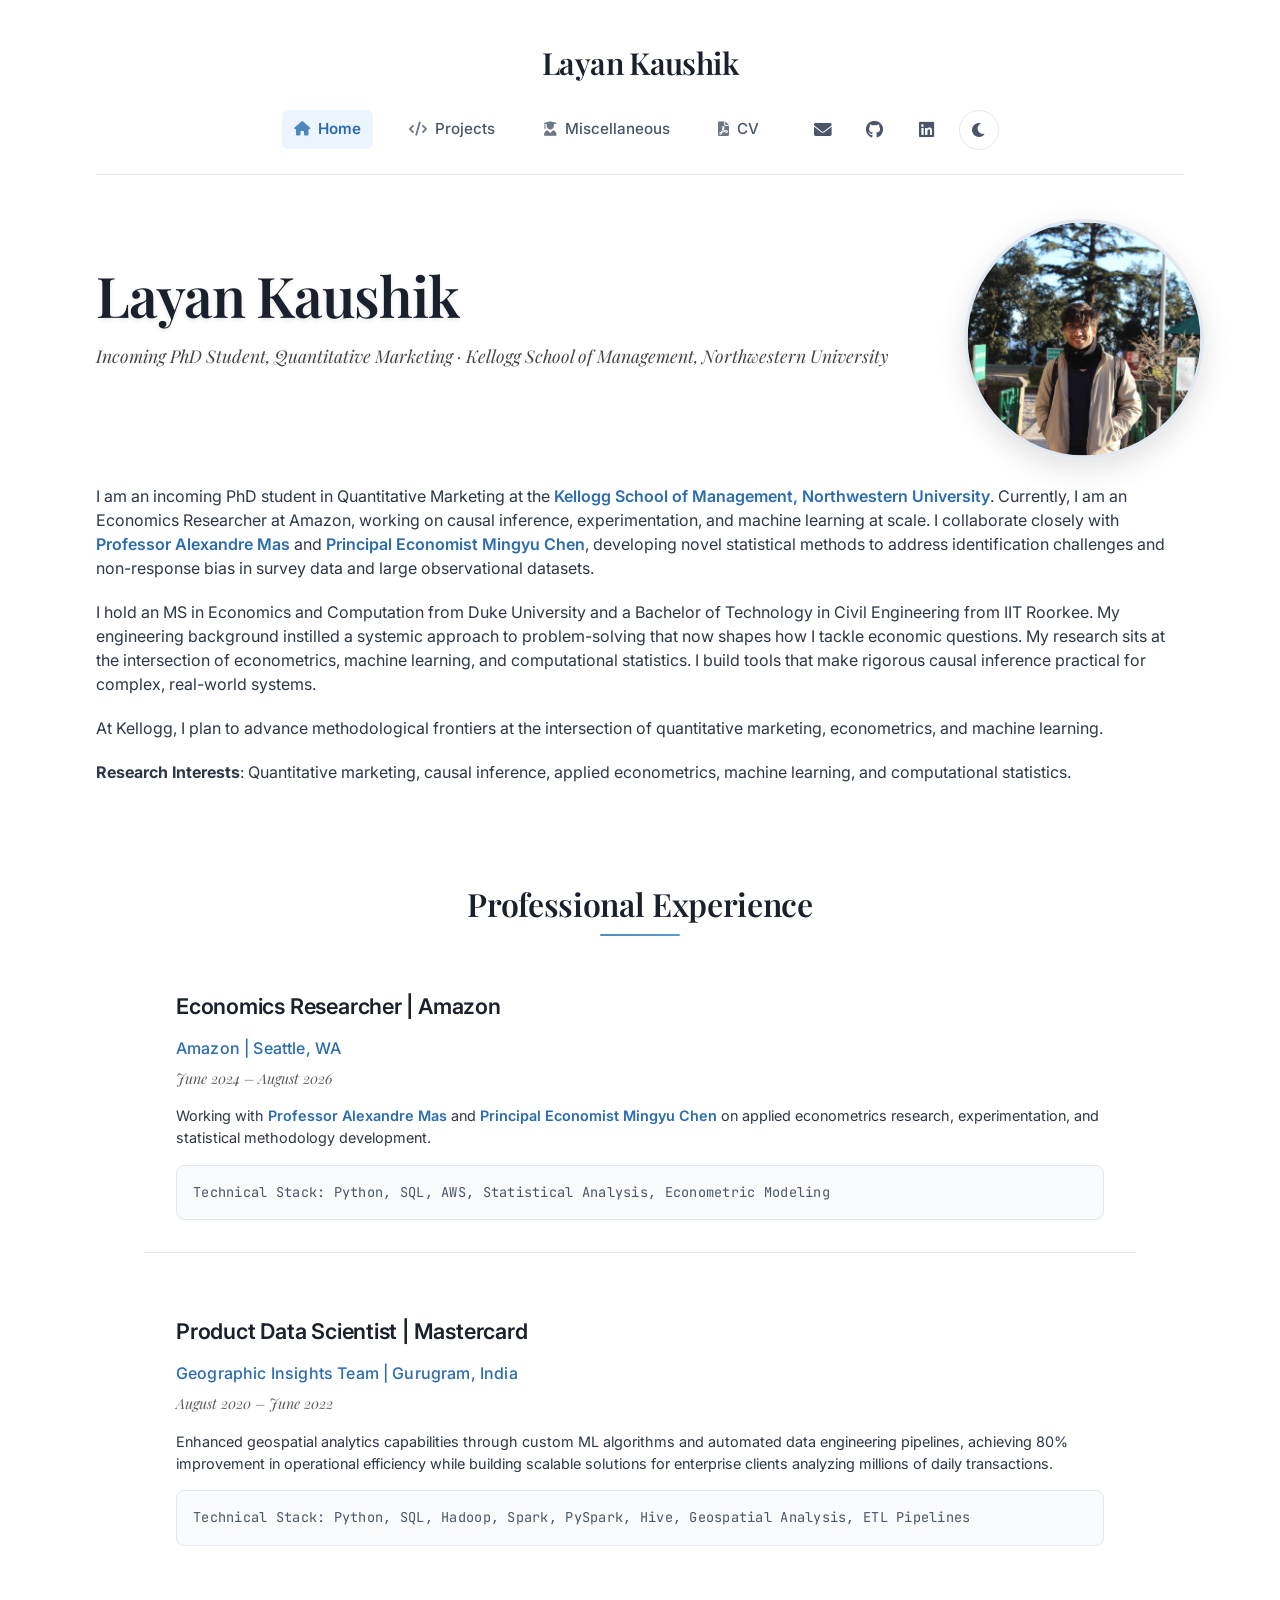
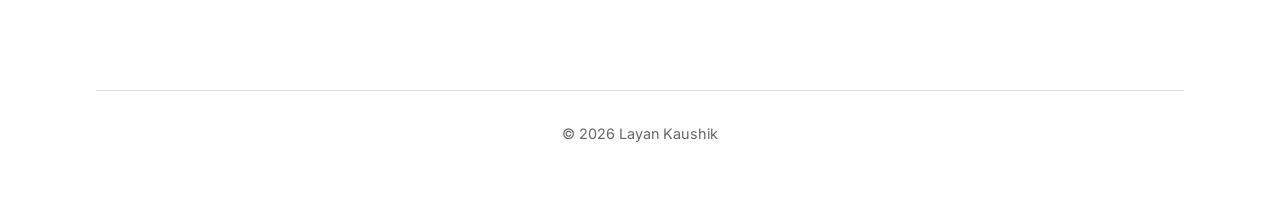
<file: index.html>
<!DOCTYPE html>
<html lang="en">
<head>
  <script>
    (function() {
      var theme = localStorage.getItem('theme');
      if (theme) {
        document.documentElement.setAttribute('data-theme', theme);
      }
    })();
  </script>
  <meta charset="UTF-8">
  <meta name="viewport" content="width=device-width, initial-scale=1.0">
  <meta name="description" content="Layan Kaushik - Incoming PhD Student in Quantitative Marketing at Kellogg School of Management, Northwestern University">
  <title>Layan Kaushik</title>

  <link rel="preconnect" href="https://fonts.googleapis.com">
  <link rel="preconnect" href="https://fonts.gstatic.com" crossorigin>
  <link rel="preconnect" href="https://cdnjs.cloudflare.com">

  <link rel="preload" as="style" href="https://fonts.googleapis.com/css2?family=Inter:wght@300;400;500;600;700;800&family=Playfair+Display:wght@400;500;600;700&family=JetBrains+Mono:wght@300;400;500&display=swap">
  <link rel="stylesheet" href="https://fonts.googleapis.com/css2?family=Inter:wght@300;400;500;600;700;800&family=Playfair+Display:wght@400;500;600;700&family=JetBrains+Mono:wght@300;400;500&display=swap" media="print" onload="this.media='all'">
  <noscript><link rel="stylesheet" href="https://fonts.googleapis.com/css2?family=Inter:wght@300;400;500;600;700;800&family=Playfair+Display:wght@400;500;600;700&family=JetBrains+Mono:wght@300;400;500&display=swap"></noscript>

  <link rel="stylesheet" href="https://cdnjs.cloudflare.com/ajax/libs/font-awesome/6.0.0-beta3/css/all.min.css">
  <link rel="stylesheet" href="css/styles.css">
</head>
<body>
  <header class="main-header">
    <nav class="main-nav">
      <div class="nav-brand">
        <a href="index.html" class="brand-link">
          <h2 class="brand-name">Layan Kaushik</h2>
        </a>
      </div>
      <div class="nav-links">
        <ul class="nav-menu">
          <li><a href="index.html" class="active"><i class="fas fa-home"></i> Home</a></li>
          <li><a href="projects.html"><i class="fas fa-code"></i> Projects</a></li>
          <li><a href="miscellaneous.html"><i class="fas fa-user-graduate"></i> Miscellaneous</a></li>
          <li><a href="documents/CV.pdf" target="_blank"><i class="fas fa-file-pdf"></i> CV</a></li>
        </ul>
        <div class="header-contact">
          <a href="mailto:layankaushik13@gmail.com" class="contact-link" title="Email">
            <i class="fas fa-envelope"></i>
          </a>
          <a href="https://github.com/LayanKaushik" target="_blank" class="contact-link" title="GitHub">
            <i class="fab fa-github"></i>
          </a>
          <a href="https://www.linkedin.com/in/layan-kaushik-9835a512a/" target="_blank" class="contact-link" title="LinkedIn">
            <i class="fab fa-linkedin"></i>
          </a>
          <button class="theme-toggle" id="themeToggle" aria-label="Toggle dark mode" title="Toggle dark mode">
            <i class="fas fa-moon"></i>
          </button>
        </div>
      </div>
    </nav>
  </header>
  <div class="container">
    <main class="content">
      <div class="home-container">
        <div class="home-left">
          <div class="name-title-section">
            <div class="name-title">
              <h1>Layan Kaushik</h1>
              <p class="subtitle">Incoming PhD Student, Quantitative Marketing &middot; Kellogg School of Management, Northwestern University</p>
            </div>
            <div class="profile-image-container">
              <img src="images/profile_pic.jpg" alt="Layan Kaushik" class="profile-image">
            </div>
          </div>

          <div class="about-content">
            <p>I am an incoming PhD student in Quantitative Marketing at the <a href="https://www.kellogg.northwestern.edu/" target="_blank" class="name-link">Kellogg School of Management, Northwestern University</a>. Currently, I am an Economics Researcher at Amazon, working on causal inference, experimentation, and machine learning at scale. I collaborate closely with <a href="https://sites.google.com/view/alex-mas/home" target="_blank" class="name-link">Professor Alexandre Mas</a> and <a href="https://mingyu-chen.com/" target="_blank" class="name-link">Principal Economist Mingyu Chen</a>, developing novel statistical methods to address identification challenges and non-response bias in survey data and large observational datasets.</p>

            <p>I hold an MS in Economics and Computation from Duke University and a Bachelor of Technology in Civil Engineering from IIT Roorkee. My engineering background instilled a systemic approach to problem-solving that now shapes how I tackle economic questions. My research sits at the intersection of econometrics, machine learning, and computational statistics. I build tools that make rigorous causal inference practical for complex, real-world systems.</p>

            <p>At Kellogg, I plan to advance methodological frontiers at the intersection of quantitative marketing, econometrics, and machine learning.</p>

            <p><strong>Research Interests</strong>: Quantitative marketing, causal inference, applied econometrics, machine learning, and computational statistics.</p>
          </div>

          <div class="professional-experience">
            <h2>Professional Experience</h2>
            <div class="paper-item">
              <div class="paper-title">Economics Researcher | Amazon</div>
              <div class="paper-authors">Amazon | Seattle, WA</div>
              <div class="paper-journal">June 2024 – August 2026</div>
              <div class="paper-abstract">Working with <a href="https://sites.google.com/view/alex-mas/home" target="_blank" class="name-link">Professor Alexandre Mas</a> and <a href="https://mingyu-chen.com/" target="_blank" class="name-link">Principal Economist Mingyu Chen</a> on applied econometrics research, experimentation, and statistical methodology development.</div>
              <div class="paper-tech">Technical Stack: Python, SQL, AWS, Statistical Analysis, Econometric Modeling</div>
            </div>

            <div class="paper-item">
              <div class="paper-title">Product Data Scientist | Mastercard</div>
              <div class="paper-authors">Geographic Insights Team | Gurugram, India</div>
              <div class="paper-journal">August 2020 – June 2022</div>
              <div class="paper-abstract">Enhanced geospatial analytics capabilities through custom ML algorithms and automated data engineering pipelines, achieving 80% improvement in operational efficiency while building scalable solutions for enterprise clients analyzing millions of daily transactions.</div>
              <div class="paper-tech">Technical Stack: Python, SQL, Hadoop, Spark, PySpark, Hive, Geospatial Analysis, ETL Pipelines</div>
            </div>
          </div>
        </div>
      </div>
    </main>
  </div>
  <footer>
    <p>&copy; 2026 Layan Kaushik</p>
  </footer>
  <script src="header.js"></script>
</body>
</html>
</file>
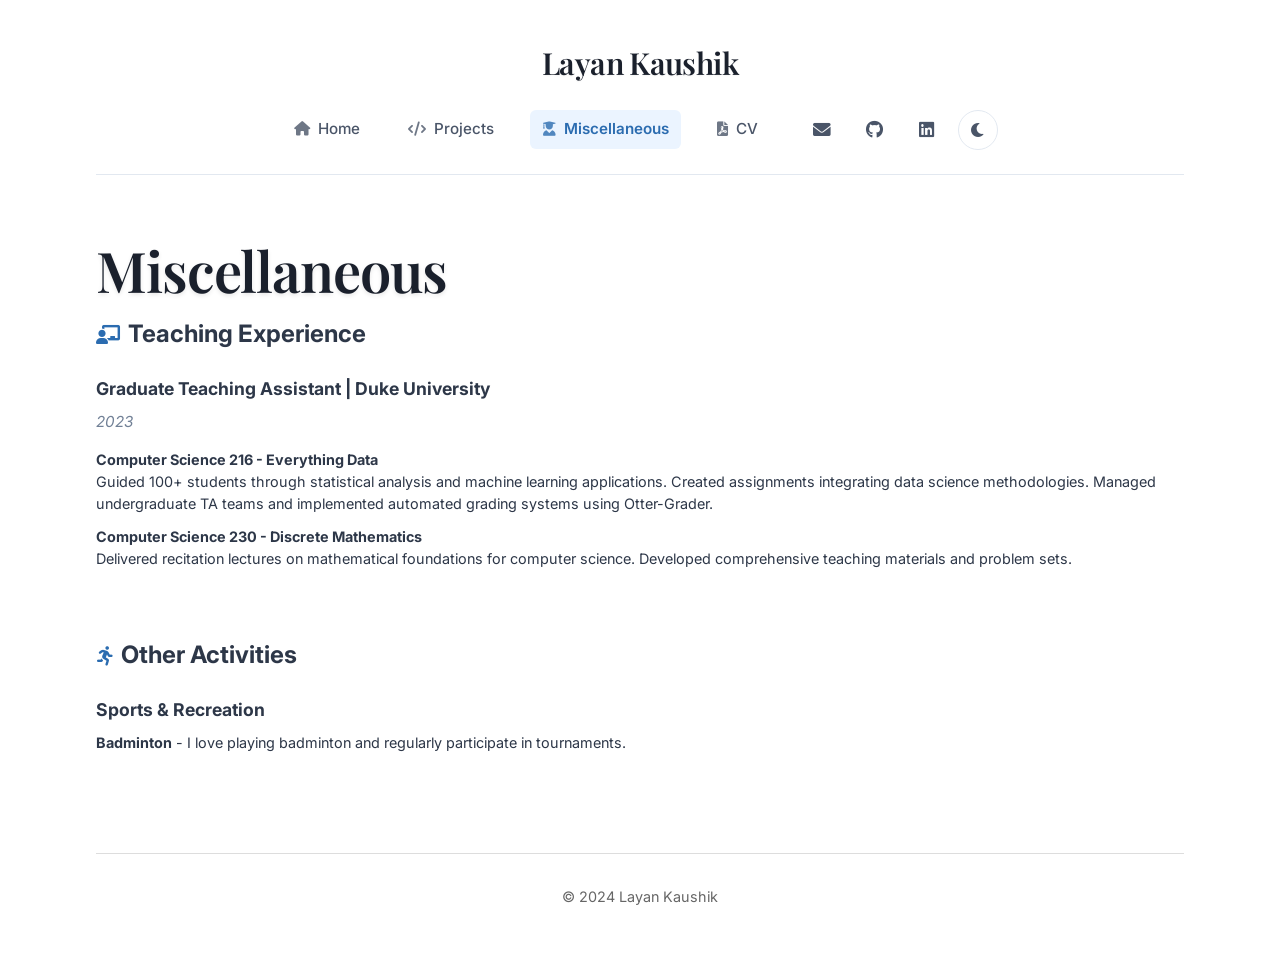
<file: miscellaneous.html>
<!DOCTYPE html>
<html lang="en">
<head>
  <script>
    (function() {
      var theme = localStorage.getItem('theme');
      if (theme) {
        document.documentElement.setAttribute('data-theme', theme);
      }
    })();
  </script>
  <meta charset="UTF-8">
  <meta name="viewport" content="width=device-width, initial-scale=1.0">
  <meta name="description" content="Layan Kaushik - Teaching Experience and Other Activities">
  <title>Miscellaneous | Layan Kaushik</title>

  <!-- Preconnect to external resources for faster loading -->
  <link rel="preconnect" href="https://fonts.googleapis.com">
  <link rel="preconnect" href="https://fonts.gstatic.com" crossorigin>
  <link rel="preconnect" href="https://cdnjs.cloudflare.com">

  <!-- Preload critical fonts to prevent FOUC -->
  <link rel="preload" as="style" href="https://fonts.googleapis.com/css2?family=Inter:wght@300;400;500;600;700;800&family=Playfair+Display:wght@400;500;600;700&family=JetBrains+Mono:wght@300;400;500&display=swap">
  <link rel="stylesheet" href="https://fonts.googleapis.com/css2?family=Inter:wght@300;400;500;600;700;800&family=Playfair+Display:wght@400;500;600;700&family=JetBrains+Mono:wght@300;400;500&display=swap" media="print" onload="this.media='all'">
  <noscript><link rel="stylesheet" href="https://fonts.googleapis.com/css2?family=Inter:wght@300;400;500;600;700;800&family=Playfair+Display:wght@400;500;600;700&family=JetBrains+Mono:wght@300;400;500&display=swap"></noscript>

  <link rel="stylesheet" href="https://cdnjs.cloudflare.com/ajax/libs/font-awesome/6.0.0-beta3/css/all.min.css">
  <link rel="stylesheet" href="css/styles.css">
  <link rel="stylesheet" href="css/miscellaneous.css">
</head>
<body>
  <header class="main-header">
    <nav class="main-nav">
      <div class="nav-brand">
        <a href="index.html" class="brand-link">
          <h2 class="brand-name">Layan Kaushik</h2>
        </a>
      </div>
      <div class="nav-links">
        <ul class="nav-menu">
          <li><a href="index.html"><i class="fas fa-home"></i> Home</a></li>
          <li><a href="projects.html"><i class="fas fa-code"></i> Projects</a></li>
          <li><a href="miscellaneous.html" class="active"><i class="fas fa-user-graduate"></i> Miscellaneous</a></li>
          <li><a href="documents/CV.pdf" target="_blank"><i class="fas fa-file-pdf"></i> CV</a></li>
        </ul>
        <div class="header-contact">
          <a href="mailto:layankaushik13@gmail.com" class="contact-link" title="Email">
            <i class="fas fa-envelope"></i>
          </a>
          <a href="https://github.com/LayanKaushik" target="_blank" class="contact-link" title="GitHub">
            <i class="fab fa-github"></i>
          </a>
          <a href="https://www.linkedin.com/in/layan-kaushik-9835a512a/" target="_blank" class="contact-link" title="LinkedIn">
            <i class="fab fa-linkedin"></i>
          </a>
          <button class="theme-toggle" id="themeToggle" aria-label="Toggle dark mode" title="Toggle dark mode">
            <i class="fas fa-moon"></i>
          </button>
        </div>
      </div>
    </nav>
  </header>
  <div class="container">
    <main class="content">
      <div class="name-title">
        <h1>Miscellaneous</h1>
      </div>

      <div class="misc-grid">
        <div class="misc-section">
          <h2><i class="fas fa-chalkboard-teacher"></i> Teaching Experience</h2>
          <div class="misc-content">
            <div class="misc-item">
              <h3>Graduate Teaching Assistant | Duke University</h3>
              <div class="misc-details">2023</div>
              <div class="misc-description">
                <strong>Computer Science 216 - Everything Data</strong><br>
                Guided 100+ students through statistical analysis and machine learning applications. Created assignments integrating data science methodologies. Managed undergraduate TA teams and implemented automated grading systems using Otter-Grader.
              </div>
              <div class="misc-description">
                <strong>Computer Science 230 - Discrete Mathematics</strong><br>
                Delivered recitation lectures on mathematical foundations for computer science. Developed comprehensive teaching materials and problem sets.
              </div>
            </div>
          </div>
        </div>

        <!-- <div class="misc-section research-interests">
          <h2><i class="fas fa-search"></i> Research Interests</h2>
          <div class="misc-content">
            <div class="misc-item">
              <h3>Computational Economics</h3>
              <div class="misc-description">Advancing machine learning and big data integration to rigorously evaluate economic policies and decode digital market dynamics.</div>
            </div>
            <div class="misc-item">
              <h3>Causal Inference</h3>
              <div class="misc-description">Innovating robust causal methods for high-dimensional data to uncover the true impact of social policies in complex real-world settings.</div>
            </div>
            <div class="misc-item">
              <h3>Mechanism Design and Algorithmic Economics</h3>
              <div class="misc-description">Designing strategic algorithms and auctions that shape behavior and optimize outcomes in digital platforms, labor markets, and education systems.</div>
            </div>
          </div>
        </div> -->

        <div class="misc-section">
          <h2><i class="fas fa-running"></i> Other Activities</h2>
          <div class="misc-content">
            <div class="misc-item">
              <h3>Sports & Recreation</h3>
              <div class="misc-description">
                <strong>Badminton</strong> - I love playing badminton and regularly participate in tournaments.
              </div>
            </div>
          </div>
        </div>
      </div>
    </main>
  </div>
  <footer>
    <p>© 2024 Layan Kaushik</p>
  </footer>
  <script src="header.js"></script>
</body>
</html>
</file>
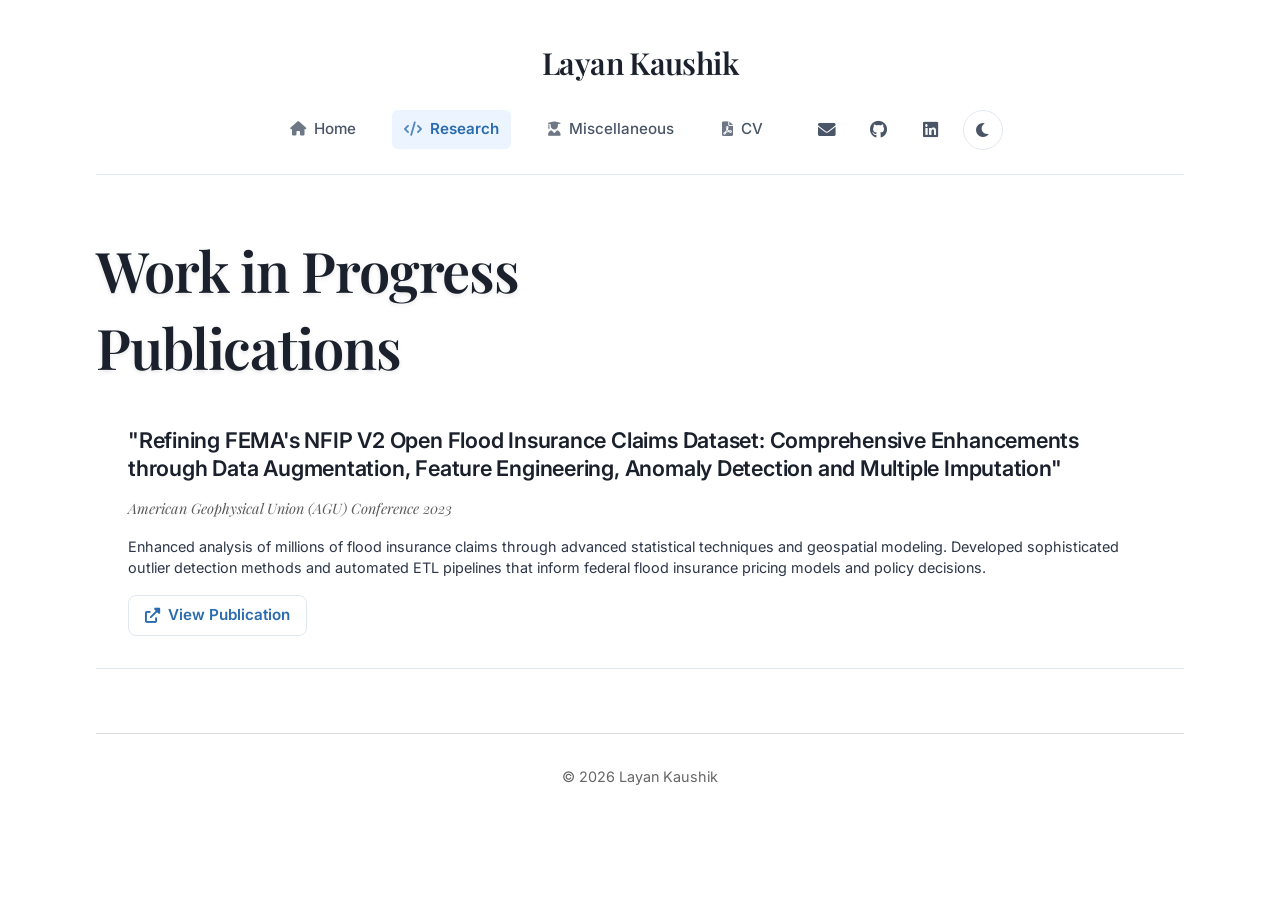
<file: projects.html>
<!DOCTYPE html>
<html lang="en">
<head>
  <script>
    (function() {
      var theme = localStorage.getItem('theme');
      if (theme) {
        document.documentElement.setAttribute('data-theme', theme);
      }
    })();
  </script>
  <meta charset="UTF-8">
  <meta name="viewport" content="width=device-width, initial-scale=1.0">
  <meta name="description" content="Layan Kaushik - Research Projects and Technical Expertise">
  <title>Research | Layan Kaushik</title>

  <!-- Preconnect to external resources for faster loading -->
  <link rel="preconnect" href="https://fonts.googleapis.com">
  <link rel="preconnect" href="https://fonts.gstatic.com" crossorigin>
  <link rel="preconnect" href="https://cdnjs.cloudflare.com">

  <!-- Preload critical fonts to prevent FOUC -->
  <link rel="preload" as="style" href="https://fonts.googleapis.com/css2?family=Inter:wght@300;400;500;600;700;800&family=Playfair+Display:wght@400;500;600;700&family=JetBrains+Mono:wght@300;400;500&display=swap">
  <link rel="stylesheet" href="https://fonts.googleapis.com/css2?family=Inter:wght@300;400;500;600;700;800&family=Playfair+Display:wght@400;500;600;700&family=JetBrains+Mono:wght@300;400;500&display=swap" media="print" onload="this.media='all'">
  <noscript><link rel="stylesheet" href="https://fonts.googleapis.com/css2?family=Inter:wght@300;400;500;600;700;800&family=Playfair+Display:wght@400;500;600;700&family=JetBrains+Mono:wght@300;400;500&display=swap"></noscript>

  <link rel="stylesheet" href="https://cdnjs.cloudflare.com/ajax/libs/font-awesome/6.0.0-beta3/css/all.min.css">
  <link rel="stylesheet" href="css/styles.css">
  <link rel="stylesheet" href="css/projects.css">
</head>
<body>
  <header class="main-header">
    <nav class="main-nav">
      <div class="nav-brand">
        <a href="index.html" class="brand-link">
          <h2 class="brand-name">Layan Kaushik</h2>
        </a>
      </div>
      <div class="nav-links">
        <ul class="nav-menu">
          <li><a href="index.html"><i class="fas fa-home"></i> Home</a></li>
          <li><a href="projects.html" class="active"><i class="fas fa-code"></i> Research</a></li>
          <li><a href="miscellaneous.html"><i class="fas fa-user-graduate"></i> Miscellaneous</a></li>
          <li><a href="documents/CV.pdf" target="_blank"><i class="fas fa-file-pdf"></i> CV</a></li>
        </ul>
        <div class="header-contact">
          <a href="mailto:layankaushik13@gmail.com" class="contact-link" title="Email">
            <i class="fas fa-envelope"></i>
          </a>
          <a href="https://github.com/LayanKaushik" target="_blank" class="contact-link" title="GitHub">
            <i class="fab fa-github"></i>
          </a>
          <a href="https://www.linkedin.com/in/layan-kaushik-9835a512a/" target="_blank" class="contact-link" title="LinkedIn">
            <i class="fab fa-linkedin"></i>
          </a>
          <button class="theme-toggle" id="themeToggle" aria-label="Toggle dark mode" title="Toggle dark mode">
            <i class="fas fa-moon"></i>
          </button>
        </div>
      </div>
    </nav>
  </header>
  <div class="container">
    <main class="content">
      <div class="name-title">
        <h1>Work in Progress</h1>
      </div>
      
      <!-- <div class="projects-grid">
        <div class="paper-item">
          <div class="paper-title">"Refining FEMA's NFIP V2 Open Flood Insurance Claims Dataset: Comprehensive Enhancements through Data Augmentation, Feature Engineering, Anomaly Detection and Multiple Imputation"</div>
          <div class="paper-journal">American Geophysical Union (AGU) Conference 2023</div>
          <div class="paper-abstract">Enhanced analysis of millions of flood insurance claims through advanced statistical techniques and geospatial modeling. Developed sophisticated outlier detection methods and automated ETL pipelines that inform federal flood insurance pricing models and policy decisions.</div>
          <div class="paper-links">
            <a href="https://agu23.ipostersessions.com/Default.aspx?s=5D-2E-DC-C5-1A-81-51-79-82-C6-76-67-96-4A-82-D2" target="_blank"><i class="fas fa-external-link-alt"></i> View Publication</a>
          </div>
        </div> -->
      
      <div class="name-title">
        <h1>Publications</h1>
      </div>

      <div class="projects-grid">
        <div class="paper-item">
          <div class="paper-title">"Refining FEMA's NFIP V2 Open Flood Insurance Claims Dataset: Comprehensive Enhancements through Data Augmentation, Feature Engineering, Anomaly Detection and Multiple Imputation"</div>
          <div class="paper-journal">American Geophysical Union (AGU) Conference 2023</div>
          <div class="paper-abstract">Enhanced analysis of millions of flood insurance claims through advanced statistical techniques and geospatial modeling. Developed sophisticated outlier detection methods and automated ETL pipelines that inform federal flood insurance pricing models and policy decisions.</div>
          <div class="paper-links">
            <a href="https://agu23.ipostersessions.com/Default.aspx?s=5D-2E-DC-C5-1A-81-51-79-82-C6-76-67-96-4A-82-D2" target="_blank"><i class="fas fa-external-link-alt"></i> View Publication</a>
          </div>
        </div>

      <!-- 
      <div class="name-title">
        <h1>Other Projects</h1>
      </div> -->
      <!-- <div class="name-title">
        <h1>Professional Projects</h1>
      </div>

      <div class="projects-grid">
        <div class="paper-item">
          <div class="paper-title">SurveyBalancer: Statistical Survey Reweighting Package</div>
          <div class="paper-authors">Economics Researcher | Amazon | June 2024 - Present</div>
          <div class="paper-journal">Applied Econometrics & Machine Learning</div>
          <div class="paper-abstract">Developed SurveyBalancer, an internal Python package for correcting non-response bias in survey data through advanced statistical reweighting methods. The project involves sophisticated propensity score estimation using machine learning techniques, combined with leave-features-out cross-validation design to ensure robust out-of-sample performance. Implemented distribution matching techniques and conducted extensive validation through statistical tests on feature moments and validation against ground truth data from controlled experiments.</div>
        </div>
      </div> -->


      <!-- <div class="projects-grid">
        <div class="paper-item">
          <div class="paper-title">Treatment Effects under Measurement Error | Duke University</div>
          <div class="paper-authors">Graduate Research Assistant | May 2023 - January 2024</div>
          <div class="paper-journal">Research Area: Causal Inference & Econometric Methodology</div>
          <div class="paper-abstract">Contributed to an R package addressing measurement error bias in causal models, integrating C++ optimization algorithms achieving 80% computational efficiency improvements. Advanced methodology for handling repeated measurements and missing data in causal inference frameworks.</div>
        </div>

        <div class="paper-item">
          <div class="paper-title">Strategic Tournament Design | Duke University</div>
          <div class="paper-authors">Independent Research | January 2024 - May 2024</div>
          <div class="paper-journal">Research Area: Mechanism Design & Game Theory</div>
          <div class="paper-abstract">Developed mathematically-proven strategy-proof reward systems using dynamic Elo-style rating mechanisms to address strategic underperformance in competitive environments. Implemented comprehensive Monte Carlo simulations and applied findings to real-world tournament designs.</div>
        </div>

        <div class="paper-item">
          <div class="paper-title">Applying NLP to Uncover Insights in Influencer Marketing | The Fuqua School of Business, Duke University</div>
          <div class="paper-authors">Graduate Research Assistant | January 2024 - May 2024</div>
          <div class="paper-journal">Research Area: Digital Economics & NLP</div>
          <div class="paper-abstract">Analyzed 1.29 million ADHD-related TikTok videos using advanced NLP and machine learning techniques. Developed sophisticated classification models using deep learning methods to understand algorithmic influence on health information dissemination.</div>
        </div>


        <div class="paper-item">
          <div class="paper-title">BiRank Algorithm Enhancement | Duke University</div>
          <div class="paper-authors">September 2023 - December 2023</div>
          <div class="paper-journal">Research Area: Algorithm Design & Recommendation Systems</div>
          <div class="paper-abstract">Enhanced BiRank algorithm for recommendation systems by incorporating novel regularization techniques to mitigate user activity bias. Developed innovative fairness metrics and conducted extensive experimental validation on synthetic datasets.</div>
          <div class="paper-links">
            <a href="https://github.com/LayanKaushik/BiRank-User-Activity-Regularization" class="project-link" target="_blank"><i class="fab fa-github"></i> GitHub Repository</a>
          </div>
        </div>

        <div class="paper-item">
          <div class="paper-title">Advanced A2C for Game AI | Duke University</div>
          <div class="paper-authors">January 2023 - April 2023</div>
          <div class="paper-journal">Research Area: Deep Reinforcement Learning</div>
          <div class="paper-abstract">Developed sophisticated Advantage Actor-Critic algorithms combining Actor and Critic models for optimal policy learning. Designed advanced neural architectures with performance optimization through advantage function implementation.</div>
          <div class="paper-links">
            <a href="https://github.com/LayanKaushik/DukeCS590-06_DL" class="project-link" target="_blank"><i class="fab fa-github"></i> GitHub Repository</a>
          </div>
        </div>

        <div class="paper-item">
          <div class="paper-title">Chicago Ride-Sharing Economic Analysis | Duke University</div>
          <div class="paper-authors">January 2023 - April 2023</div>
          <div class="paper-journal">Research Area: Urban Economics & Big Data Analytics</div>
          <div class="paper-abstract">Analyzed 300+ million ride-sharing records using distributed computing and statistical methods. Implemented advanced time-series analysis identifying significant behavioral patterns and socio-economic trends in urban transportation.</div>
          <div class="paper-links">
            <a href="https://github.com/LayanKaushik/Duke_CS_590_Project" class="project-link" target="_blank"><i class="fab fa-github"></i> GitHub Repository</a>
          </div>
        </div> -->

        <!-- <div class="paper-item">
          <div class="paper-title">Technical Skills</div>
          <div class="paper-authors">Core Skills & Technologies</div>
          <div class="paper-journal">Programming, Analytics & Economic Methods</div>
          <div class="paper-abstract">
            <strong>Programming & Data Science</strong>: Python (scikit-learn, pandas, NumPy, statsmodels, econml), R (statistical computing, econometric analysis), SQL (database optimization), C++<br><br>
            <strong>Machine Learning & NLP</strong>: Classical ML (linear/logistic regression, PCA, random forests, XGBoost, hyperparameter optimization), NLP (BERT, Word2Vec, text classification, topic modeling)<br><br>
            <strong>Infrastructure</strong>: AWS (EC2, S3, RDS), Big Data (Spark, PySpark)<br><br>
            <strong>Economic & Statistical Methods</strong>: Causal Inference (Difference-in-Differences, IV, experimental design), Econometrics (Panel data, treatment effects), Geospatial Analysis (GeoPandas)
          </div>
        </div>
      </div>
    </main>
  </div> -->
  <footer>
    <p>© 2026 Layan Kaushik</p>
  </footer>
  <script src="header.js"></script>
</body>
</html>
</file>
<file: css/styles.css>
/* Google Fonts loaded via preload links in HTML head for optimal performance */

/* Basic reset and setup */
* {
  margin: 0;
  padding: 0;
  box-sizing: border-box;
}

html {
  font-size: 16px;
  line-height: 1.6;
}

body {
  font-family: 'Inter', -apple-system, BlinkMacSystemFont, 'Segoe UI', Roboto, 'Helvetica Neue', Arial, sans-serif;
  color: #2d3748;
  background-color: #ffffff;
  max-width: 1400px;
  margin: 0 auto;
  padding: 3rem 4rem;
  line-height: 1.5;
  font-weight: 400;
  font-size: 14px;
  animation: fadeIn 0.2s ease-in;
}

@keyframes fadeIn {
  from {
    opacity: 0;
  }
  to {
    opacity: 1;
  }
}

/* Header */
.main-header {
  margin-bottom: 4rem;
  border-bottom: 1px solid #e2e8f0;
  padding-bottom: 1.5rem;
  position: sticky;
  top: 0;
  background-color: rgba(255, 255, 255, 0.95);
  backdrop-filter: blur(10px);
  z-index: 1000;
  margin-top: -3rem;
  padding-top: 1.5rem;
}

.main-nav {
  display: flex;
  flex-direction: column;
  align-items: center;
  gap: 1.5rem;
}

.nav-brand .brand-link {
  text-decoration: none;
  transition: all 0.2s ease;
  cursor: pointer;
  display: block;
}

.nav-brand .brand-link:hover {
  opacity: 0.8;
  transform: translateY(-1px);
}

.nav-brand .brand-name {
  font-size: 1.9rem;
  font-weight: 600;
  color: #1a202c;
  margin: 0;
  letter-spacing: -0.02em;
  font-family: 'Playfair Display', serif;
  text-shadow: 0 1px 2px rgba(0,0,0,0.05);
}

.nav-links {
  display: flex;
  align-items: center;
  justify-content: center;
  gap: 2rem;
  flex-wrap: wrap;
}

.nav-menu {
  list-style: none;
  display: flex;
  gap: 1.5rem;
  margin: 0;
  padding: 0;
}

.nav-menu li a {
  text-decoration: none;
  color: #4a5568;
  font-weight: 500;
  font-size: 0.95rem;
  display: flex;
  align-items: center;
  gap: 0.5rem;
  padding: 0.5rem 0.75rem;
  border-radius: 6px;
  transition: all 0.2s ease;
}

.nav-menu li a:hover {
  color: #2b6cb0;
  background-color: #f7fafc;
  transform: translateY(-1px);
}

.nav-menu li a.active {
  color: #2b6cb0;
  background-color: #ebf4ff;
  font-weight: 600;
}

.nav-menu li a i {
  font-size: 0.9rem;
  opacity: 0.8;
}

/* Header contact info */
.header-contact {
  display: flex;
  gap: 0.75rem;
  align-items: center;
}

.contact-link {
  color: #4a5568;
  text-decoration: none;
  font-size: 1.1rem;
  display: flex;
  align-items: center;
  justify-content: center;
  width: 40px;
  height: 40px;
  border-radius: 50%;
  transition: all 0.2s ease;
  background-color: transparent;
}

.contact-link:hover {
  color: #2b6cb0;
  background-color: #f7fafc;
  transform: translateY(-2px);
  box-shadow: 0 4px 8px rgba(0,0,0,0.1);
}

/* Home page layout */
.home-container {
  margin-top: 1rem;
}

.home-left {
  width: 100%;
}

/* Name title section with profile image */
.name-title-section {
  display: flex;
  align-items: center;
  gap: 2rem;
  margin-bottom: 2.5rem;
}

.name-title {
  flex: 1;
}

.profile-image-container {
  flex-shrink: 0;
  margin-left: 0rem;
}

/* Profile image */
.profile-image {
  width: 200px;
  height: 200px;
  border-radius: 50%;
  object-fit: cover;
  object-position: center 20%;
  border: 3px solid #e2e8f0;
  box-shadow: 0 8px 24px rgba(0,0,0,0.12);
  transition: transform 0.3s ease, box-shadow 0.3s ease;
  transform: scale(1.2);
}

.profile-image:hover {
  transform: scale(1.25);
  box-shadow: 0 12px 32px rgba(0,0,0,0.18);
}

/* Name and title */
.name-title h1 {
  font-family: 'Playfair Display', serif;
  font-size: 3.5rem;
  font-weight: 600;
  margin-bottom: 1rem;
  color: #1a202c;
  line-height: 1.1;
  letter-spacing: -0.02em;
  text-shadow: 0 2px 4px rgba(0,0,0,0.1);
}

.name-title .title {
  font-size: 1.6rem;
  color: #2b6cb0;
  margin-bottom: 0.75rem;
  font-weight: 500;
  font-family: 'Inter', sans-serif;
  letter-spacing: -0.01em;
}

.name-title .subtitle {
  font-size: 1.1rem;
  color: #3a3a3a;
  font-style: italic;
  margin-bottom: 3rem;
  line-height: 1.6;
  font-weight: 300;
  font-family: 'Playfair Display', serif;
  opacity: 0.95;
}

/* About section */
.about-content {
  margin-bottom: 3rem;
}

.about-content p {
  font-size: 1rem;
  margin-bottom: 1.25rem;
  color: #2d3748;
  line-height: 1.5;
  text-align: left;
}

/* Name links */
.name-link {
  color: #2b6cb0;
  text-decoration: none;
  font-weight: 600;
  border-bottom: 2px solid transparent;
  transition: all 0.2s ease;
  position: relative;
}

.name-link:hover {
  color: #2c5aa0;
  border-bottom-color: #2b6cb0;
  text-decoration: none;
}

/* Professional experience */
.professional-experience {
  margin-top: 2.5rem;
  padding: 0;
  background: transparent;
  border-radius: 0;
  border: none;
}

.professional-experience h2 {
  font-family: 'Playfair Display', serif;
  font-size: 2rem;
  font-weight: 600;
  margin-bottom: 2rem;
  color: #1a202c;
  text-align: center;
  position: relative;
  letter-spacing: -0.01em;
}

.professional-experience h2::after {
  content: '';
  position: absolute;
  bottom: -8px;
  left: 50%;
  transform: translateX(-50%);
  width: 80px;
  height: 2px;
  background: linear-gradient(90deg, #2b6cb0, #3182ce);
  border-radius: 1px;
  opacity: 0.8;
}

/* Highlights section */
.highlights h2 {
  font-size: 1.6rem;
  font-weight: bold;
  margin-bottom: 1.8rem;
  color: #333;
}

/* Paper/Research items (general styling for content blocks) */
.paper-item {
  margin-bottom: 2rem;
  padding: 1rem 0;
  background: transparent;
  border-radius: 0;
  border: none;
  transition: all 0.3s ease;
  box-shadow: none;
  border-bottom: 1px solid #e2e8f0;
}

.paper-item:hover {
  transform: none;
  box-shadow: none;
  border-bottom-color: #cbd5e0;
}

.paper-item:last-child {
  margin-bottom: 0;
  border-bottom: none;
}

.paper-title {
  font-family: 'Inter', sans-serif;
  font-weight: 600;
  font-size: 1.35rem;
  margin-bottom: 1rem;
  color: #1a202c;
  line-height: 1.3;
  letter-spacing: -0.01em;
}

.paper-authors {
  color: #2b6cb0;
  font-size: 1rem;
  margin-bottom: 0.5rem;
  font-weight: 500;
  font-family: 'Inter', sans-serif;
  letter-spacing: 0.01em;
}

.paper-journal {
  color: #5a5a5a;
  font-style: italic;
  font-size: 0.9rem;
  margin-bottom: 1rem;
  font-family: 'Playfair Display', serif;
  font-weight: 400;
}

.paper-abstract {
  color: #2d3748;
  line-height: 1.5;
  margin-bottom: 1rem;
  font-size: 0.9rem;
  text-align: left;
}

.paper-tech {
  color: #4a5568;
  font-size: 0.85rem;
  font-style: normal;
  margin-top: 1rem;
  padding-top: 1rem;
  border-top: 1px solid #e2e8f0;
  line-height: 1.6;
  font-weight: 400;
  background-color: #f8fafc;
  padding: 1rem;
  border-radius: 8px;
  border: 1px solid #e2e8f0;
  font-family: 'JetBrains Mono', monospace;
  letter-spacing: 0.02em;
}

.paper-links {
  display: flex;
  gap: 1rem;
  margin-top: 1rem;
  flex-wrap: wrap;
}

.paper-links a {
  color: #2b6cb0;
  text-decoration: none;
  font-size: 0.95rem;
  font-weight: 600;
  padding: 0.5rem 1rem;
  border-radius: 8px;
  border: 1px solid #e2e8f0;
  transition: all 0.2s ease;
  display: flex;
  align-items: center;
  gap: 0.5rem;
}

.paper-links a:hover {
  background-color: #ebf4ff;
  border-color: #2b6cb0;
  transform: translateY(-1px);
  text-decoration: none;
}

/* Contact section */
.contact-info {
  margin-top: 3rem;
  padding-top: 2rem;
  border-top: 1px solid #ddd;
}

.contact-info h2 {
  font-size: 1.6rem;
  font-weight: bold;
  margin-bottom: 1.2rem;
  color: #333;
}

.contact-item {
  margin-bottom: 0.8rem;
  display: flex;
  align-items: center;
  gap: 0.8rem;
}

.contact-item a {
  color: #0066cc;
  text-decoration: none;
  font-weight: 500;
}

.contact-item a:hover {
  text-decoration: underline;
}

/* Theme toggle */
.theme-toggle {
  background: transparent;
  border: 1px solid #e2e8f0;
  width: 40px;
  height: 40px;
  border-radius: 50%;
  cursor: pointer;
  color: #4a5568;
  font-size: 1rem;
  display: flex;
  align-items: center;
  justify-content: center;
  transition: all 0.2s ease;
}

.theme-toggle:hover {
  color: #2b6cb0;
  background-color: #f7fafc;
  border-color: #cbd5e0;
  transform: translateY(-2px);
  box-shadow: 0 4px 8px rgba(0,0,0,0.1);
}

/* Footer */
footer {
  margin-top: 4rem;
  padding-top: 2rem;
  border-top: 1px solid #ddd;
  text-align: center;
  color: #666;
  font-size: 0.9rem;
}

/* Remove sidebar */
#sidebar-placeholder {
  display: none;
}

/* Dark mode */
[data-theme="dark"] {
  color-scheme: dark;
}

[data-theme="dark"] body {
  background-color: #0d1117;
  color: #c9d1d9;
}

[data-theme="dark"] .main-header {
  border-bottom-color: #30363d;
  background-color: rgba(13, 17, 23, 0.95);
}

[data-theme="dark"] .nav-brand .brand-name {
  color: #f0f6fc;
}

[data-theme="dark"] .nav-brand .brand-link:hover {
  opacity: 0.8;
}

[data-theme="dark"] .nav-menu li a {
  color: #8b949e;
}

[data-theme="dark"] .nav-menu li a:hover {
  color: #58a6ff;
  background-color: #21262d;
}

[data-theme="dark"] .nav-menu li a.active {
  color: #58a6ff;
  background-color: #1c2128;
}

[data-theme="dark"] .contact-link {
  color: #8b949e;
}

[data-theme="dark"] .contact-link:hover {
  color: #58a6ff;
  background-color: #21262d;
}

[data-theme="dark"] .theme-toggle {
  border-color: #30363d;
  color: #8b949e;
}

[data-theme="dark"] .theme-toggle:hover {
  color: #58a6ff;
  background-color: #21262d;
  border-color: #30363d;
}

[data-theme="dark"] .name-title h1 {
  color: #f0f6fc;
}

[data-theme="dark"] .name-title .title {
  color: #58a6ff;
}

[data-theme="dark"] .name-title .subtitle {
  color: #8b949e;
}

[data-theme="dark"] .about-content p {
  color: #c9d1d9;
}

[data-theme="dark"] .professional-experience {
  background: transparent;
  border: none;
}

[data-theme="dark"] .professional-experience h2 {
  color: #f0f6fc;
}

[data-theme="dark"] .professional-experience h2::after {
  background: linear-gradient(90deg, #58a6ff, #79c0ff);
}

[data-theme="dark"] .highlights h2 {
  color: #e0e0e0;
}

[data-theme="dark"] .paper-item {
  background-color: transparent;
  border-bottom-color: #30363d;
}

[data-theme="dark"] .paper-item:hover {
  border-bottom-color: #30363d;
  background-color: transparent;
}

[data-theme="dark"] .paper-title {
  color: #f0f6fc;
}

[data-theme="dark"] .paper-authors {
  color: #58a6ff;
}

[data-theme="dark"] .paper-journal {
  color: #8b949e;
}

[data-theme="dark"] .paper-abstract {
  color: #c9d1d9;
}

[data-theme="dark"] .paper-tech {
  color: #8b949e;
  background-color: #0d1117;
  border-color: #30363d;
}

[data-theme="dark"] .paper-links a {
  color: #58a6ff;
  border-color: #30363d;
}

[data-theme="dark"] .paper-links a:hover {
  background-color: #1c2128;
  border-color: #58a6ff;
}

[data-theme="dark"] .contact-info {
  border-top-color: #444;
}

[data-theme="dark"] .contact-info h2 {
  color: #e0e0e0;
}

[data-theme="dark"] .contact-item a {
  color: #66b3ff;
}

[data-theme="dark"] .header-contact a {
  color: #e0e0e0;
}

[data-theme="dark"] .header-contact a:hover {
  color: #66b3ff;
}

[data-theme="dark"] .theme-toggle {
  border-color: #444;
  color: #e0e0e0;
}

[data-theme="dark"] .theme-toggle:hover {
  background-color: #333;
}

[data-theme="dark"] footer {
  border-top-color: #30363d;
  color: #8b949e;
}

[data-theme="dark"] .profile-image {
  border-color: #30363d;
  box-shadow: 0 8px 24px rgba(0,0,0,0.4);
}

[data-theme="dark"] .profile-image:hover {
  box-shadow: 0 12px 32px rgba(0,0,0,0.5);
}

[data-theme="dark"] .name-link {
  color: #58a6ff;
}

[data-theme="dark"] .name-link:hover {
  color: #79c0ff;
  border-bottom-color: #58a6ff;
}

[data-theme="dark"] .paper-tech {
  color: #aaa;
  border-top-color: #444;
}

[data-theme="dark"] .paper-abstract {
  color: #e0e0e0;
}

/* Large Desktop Layout */
@media (min-width: 1200px) {
  body {
    max-width: 1600px;
    padding: 4rem 6rem;
  }
  
  .home-container {
    gap: 8rem;
  }
  
  .professional-experience {
    padding: 3rem;
  }
  
  .paper-item {
    padding: 2rem;
  }
}

/* Medium Desktop Layout */
@media (min-width: 992px) and (max-width: 1199px) {
  body {
    max-width: 1200px;
    padding: 3rem 4rem;
  }
}

/* Tablet Layout */
@media (min-width: 769px) and (max-width: 991px) {
  body {
    max-width: 900px;
    padding: 2rem 3rem;
    font-size: 14px;
  }
  
  .home-container {
    gap: 4rem;
  }
  
  .home-left {
    flex: 0 0 60%;
  }
  
  .home-right {
    flex: 0 0 40%;
  }
  
  .profile-image {
    width: 200px;
    height: 200px;
  }
}

/* Mobile Layout */
@media (max-width: 768px) {
  body {
    padding: 1.5rem 1rem;
    font-size: 13px;
  }
  
  .main-header {
    margin-top: -1.5rem;
    padding-top: 1rem;
    margin-bottom: 3rem;
  }
  
  .main-nav {
    flex-direction: column;
    gap: 1.5rem;
  }
  
  .nav-brand .brand-name {
    font-size: 1.4rem;
    text-align: center;
  }
  
  .nav-links {
    gap: 1.5rem;
    width: 100%;
  }
  
  .nav-menu {
    justify-content: center;
    gap: 1rem;
    flex-wrap: wrap;
  }
  
  .nav-menu li a {
    font-size: 0.9rem;
    padding: 0.4rem 0.6rem;
  }
  
  .header-contact {
    justify-content: center;
    gap: 1rem;
  }
  
  .home-container {
    margin-top: 0.5rem;
  }
  
  .name-title-section {
    flex-direction: column;
    gap: 2rem;
    text-align: center;
  }
  
  .name-title h1 {
    font-size: 2.2rem;
  }
  
  .name-title .title {
    font-size: 1.2rem;
  }
  
  .name-title .subtitle {
    font-size: 1rem;
    margin-bottom: 1rem;
  }
  
  .profile-image {
    width: 160px;
    height: 160px;
    border-radius: 50%;
  }
  
  .professional-experience {
    padding: 1.5rem;
    margin-top: 1.5rem;
  }
  
  .professional-experience h2 {
    font-size: 1.4rem;
  }
  
  .paper-item {
    padding: 1.25rem;
    margin-bottom: 2rem;
  }
  
  .paper-title {
    font-size: 1.1rem;
  }
  
  .paper-links {
    flex-direction: column;
    gap: 0.75rem;
  }
  
  .about-content p,
  .paper-abstract {
    text-align: left;
    font-size: 0.85rem;
  }
}
</file>
<file: css/miscellaneous.css>
/* Miscellaneous page specific styles */
.misc-grid {
  display: block;
  margin-top: 1rem;
}

.misc-section {
  margin-bottom: 2rem;
}

.misc-section h2 {
  font-size: 1.5rem;
  font-weight: bold;
  margin-bottom: 1.5rem;
  color: #2d3748;
  display: flex;
  align-items: center;
  gap: 0.5rem;
}

.misc-section h2 i {
  color: #2b6cb0;
  font-size: 1.2rem;
}

.misc-content {
  display: block;
}

.misc-item {
  margin-bottom: 2rem;
  padding-bottom: 1.5rem;
  border-bottom: 1px solid #e2e8f0;
}

.misc-item:last-child {
  border-bottom: none;
}

/* Remove underline from research interests items specifically */
.research-interests .misc-item {
  border-bottom: none;
  padding-bottom: 0.25rem;
  margin-bottom: 0.5rem;
}

.misc-item h3 {
  font-size: 1.1rem;
  font-weight: bold;
  margin-bottom: 0.5rem;
  color: #2d3748;
}

.misc-details {
  color: #718096;
  font-size: 0.95rem;
  margin-bottom: 1rem;
  font-style: italic;
}

.misc-awards, .misc-specializations {
  margin-bottom: 1rem;
}

.misc-description {
  margin-bottom: 0.75rem;
  line-height: 1.5;
  color: #2d3748;
  font-size: 0.9rem;
}

.misc-list {
  list-style: none;
  padding: 0;
  margin: 0.5rem 0;
}

.misc-list li {
  margin-bottom: 0.2rem;
  padding-left: 0;
  color: #2d3748;
  line-height: 1.5;
  font-size: 0.9rem;
}

.misc-list li:before {
  display: none;
}

.paper-links {
  display: flex;
  gap: 1rem;
  margin-top: 0.5rem;
}

.paper-links a {
  color: #2b6cb0;
  text-decoration: none;
  font-size: 0.9rem;
}

.paper-links a:hover {
  text-decoration: underline;
}

/* Contact details */
.contact-details {
  display: flex;
  flex-direction: column;
  gap: 0.8rem;
}

.contact-details .contact-item {
  display: flex;
  align-items: center;
  gap: 0.8rem;
  margin-bottom: 0;
}

.contact-details .contact-item i {
  color: #2b6cb0;
  width: 20px;
  text-align: center;
}

.contact-details .contact-item a {
  color: #2b6cb0;
  text-decoration: none;
}

.contact-details .contact-item a:hover {
  text-decoration: underline;
}

/* Dark mode */
[data-theme="dark"] .misc-section h2 {
  color: #f0f6fc;
}

[data-theme="dark"] .misc-section h2 i {
  color: #58a6ff;
}

[data-theme="dark"] .misc-item h3 {
  color: #f0f6fc;
}

[data-theme="dark"] .misc-details {
  color: #8b949e;
}

[data-theme="dark"] .misc-description {
  color: #c9d1d9;
}

[data-theme="dark"] .misc-list li {
  color: #c9d1d9;
}

[data-theme="dark"] .misc-item {
  border-bottom-color: #30363d;
}

[data-theme="dark"] .paper-links a {
  color: #58a6ff;
}

/* Dark mode for contact details */
[data-theme="dark"] .contact-details .contact-item i {
  color: #58a6ff;
}

[data-theme="dark"] .contact-details .contact-item a {
  color: #58a6ff;
}

[data-theme="dark"] .paper-tech {
  color: #8b949e;
  border-top-color: #30363d;
}

[data-theme="dark"] .paper-abstract {
  color: #c9d1d9;
}

/* Responsive adjustments */
@media (max-width: 768px) {
  .misc-section {
    margin-bottom: 2rem;
  }
  
  .misc-section h2 {
    font-size: 1.3rem;
  }
  
  .misc-item h3 {
    font-size: 1rem;
  }
}
</file>
<file: css/projects.css>
/* Projects page specific styles */
.projects-grid {
  display: block;
  margin-top: 1rem;
}

.project-link {
  color: #2b6cb0;
  text-decoration: none;
  font-size: 0.9rem;
  display: inline-flex;
  align-items: center;
  gap: 0.3rem;
  transition: color 0.2s ease;
}

.project-link:hover {
  text-decoration: underline;
}

.project-link i {
  font-size: 0.85rem;
}

/* Dark mode */
[data-theme="dark"] .project-link {
  color: #58a6ff;
}

/* Responsive adjustments */
@media (max-width: 768px) {
  .projects-grid {
    margin-top: 0.5rem;
  }
}
</file>
